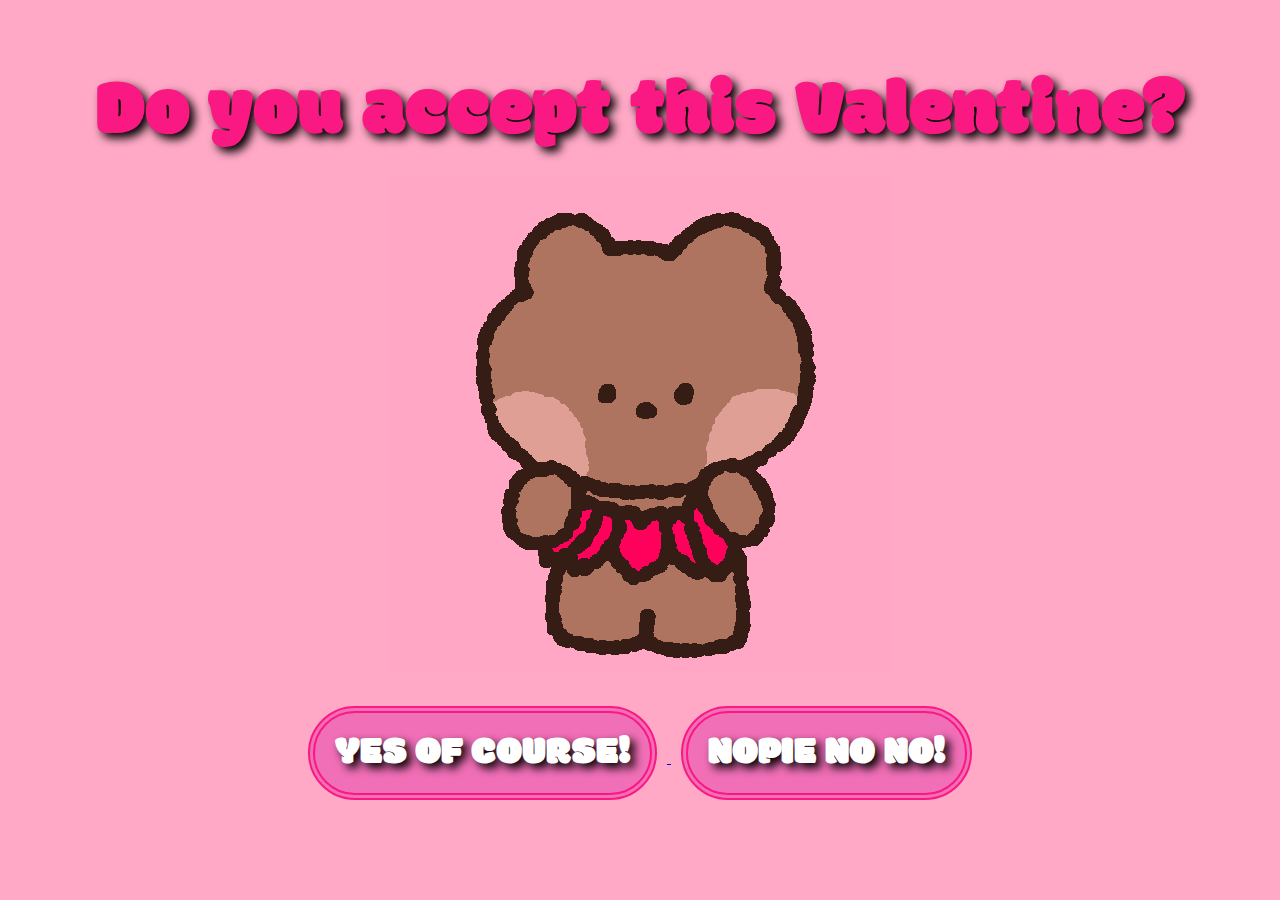
<file: index.html>
<!DOCTYPE html>
<html>
    <head>
        <link rel="icon" type="image/jpg" href="images/heart.png">
        <title>CHOOSE WISELY</title>
        <link rel="stylesheet" href="index.css">
        <link rel="preconnect" href="https://fonts.googleapis.com">
        <link rel="preconnect" href="https://fonts.gstatic.com" crossorigin>
        <link href="https://fonts.googleapis.com/css2?family=Mansalva&family=Modak&family=Rammetto+One&display=swap" 
            rel="stylesheet">
    </head>
    <body>
        <br>
        <h1>Do you accept this Valentine?</h1>
        <img src="images/gif4.gif">
        <br><br>
        <a href="content.html">
            <button>
                YES OF COURSE!
            </button>
        </a>
        <a href="too_bad.html">
            <button>
                NOPIE NO NO!
            </button>
        </a>
    </body>
</html>
</file>
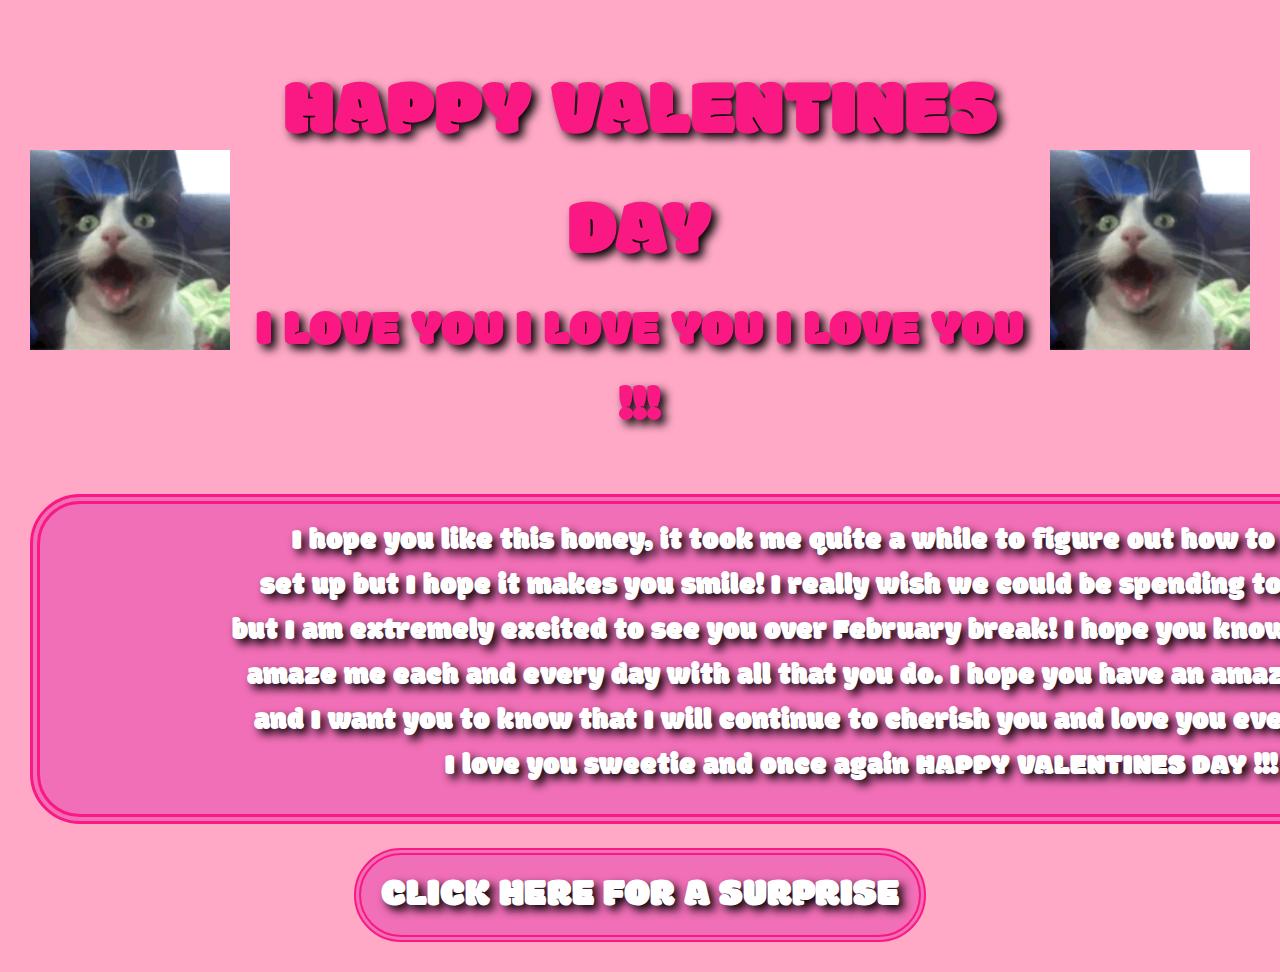
<file: content.html>
<!DOCTYPE html>
<html>
    <head>
        <link rel="icon" type="image/jpg" href="images/heart.png">
        <title>VALENTINES DAY</title>
        <link rel="stylesheet" href="content.css">
        <link rel="preconnect" href="https://fonts.googleapis.com">
        <link rel="preconnect" href="https://fonts.gstatic.com" crossorigin>
        <link href="https://fonts.googleapis.com/css2?family=Mansalva&family=Modak&family=Rammetto+One&display=swap" 
            rel="stylesheet">
    </head>
    <body>
        <br>
        <div class="gif-container">
            <img src="images/funnycat.gif" height="200px">
            <div class="text-container">
                <h1>HAPPY VALENTINES DAY</h1>
                <h3>I LOVE YOU I LOVE YOU I LOVE YOU !!!</h3>
            </div>
            <img src="images/funnycat.gif" height="200px">
        </div>
        <br><br>
        <div class="box">
            <pre>
                I hope you like this honey, it took me quite a while to figure out how to get this all
                set up but I hope it makes you smile! I really wish we could be spending today together
                but I am extremely excited to see you over February break! I hope you know how much you
                amaze me each and every day with all that you do. I hope you have an amazing day today 
                and I want you to know that I will continue to cherish you and love you every single day,
                I love you sweetie and once again HAPPY VALENTINES DAY !!!
            </pre>
        </div>
        <br>
        <a href="page.html">
            <button>
                CLICK HERE FOR A SURPRISE
            </button>
        </a>
    </body>
</html>
</file>
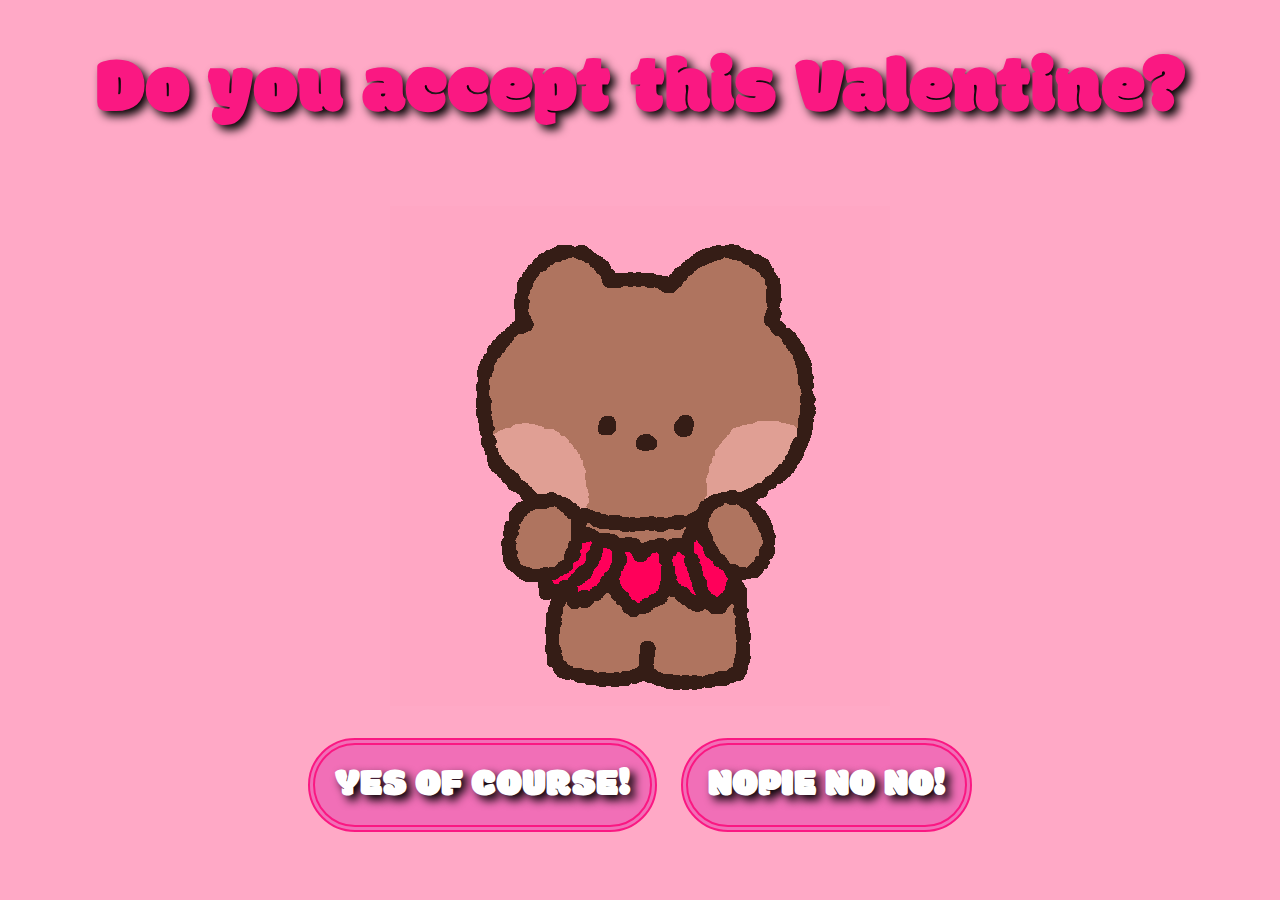
<file: cover.html>
<!DOCTYPE html>
<html>
    <head>
        <link rel="icon" type="image/jpg" href="images/heart.png">
        <title>CHOOSE WISELY</title>
        <link rel="stylesheet" href="cover.css">
        <link rel="preconnect" href="https://fonts.googleapis.com">
        <link rel="preconnect" href="https://fonts.gstatic.com" crossorigin>
        <link href="https://fonts.googleapis.com/css2?family=Mansalva&family=Modak&family=Rammetto+One&display=swap" 
            rel="stylesheet">
    </head>
    <body>
        <br>
        <h1>Do you accept this Valentine?</h1>
        <img src="images/gif4.gif">
        <br><br>
        <a href="index.html">
            <button>
                YES OF COURSE!
            </button>
        </a>
        <a href="too_bad.html">
            <button>
                NOPIE NO NO!
            </button>
        </a>
    </body>
</html>
</file>
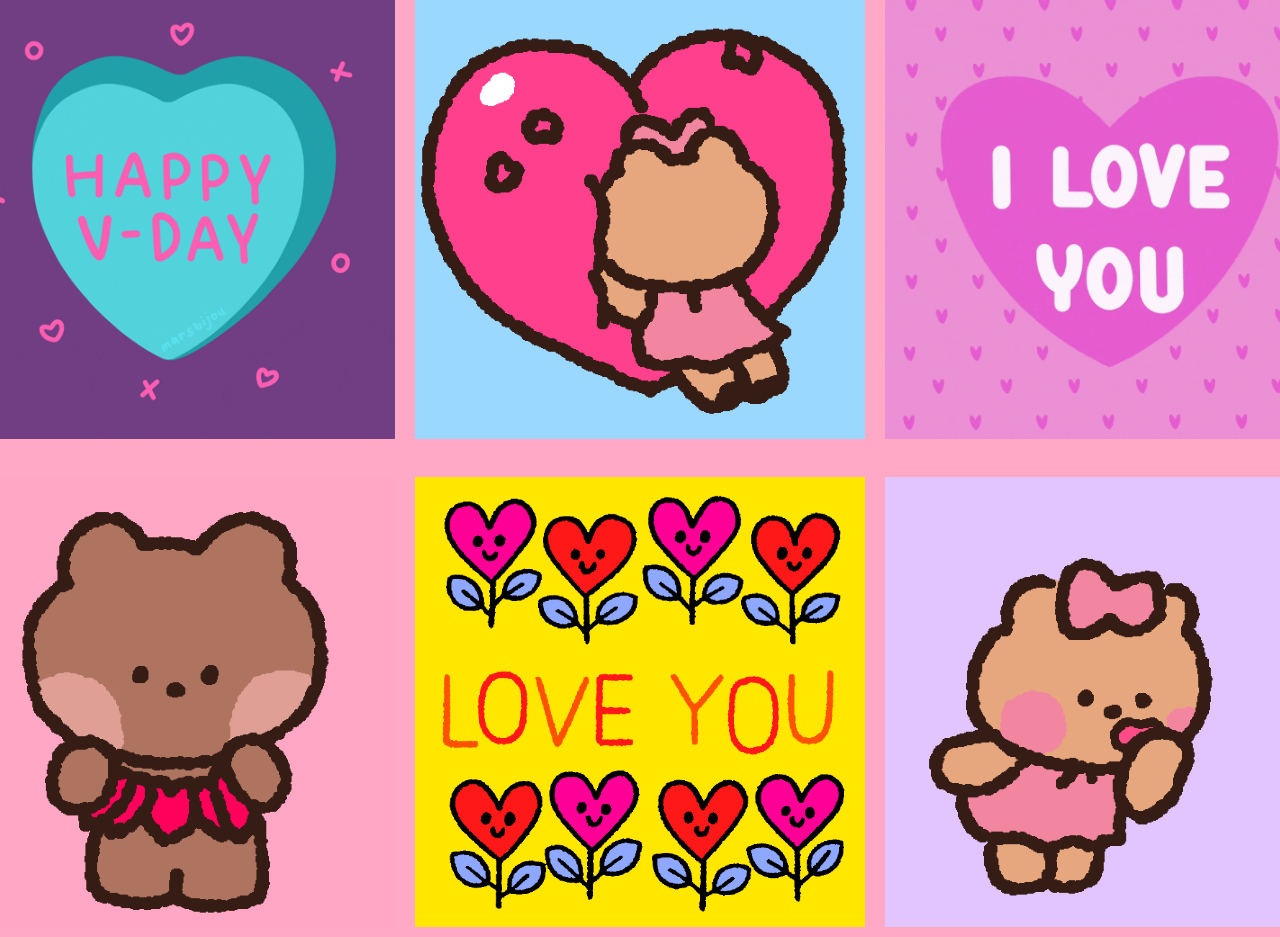
<file: page.html>
<!DOCTYPE html>
<html>
    <head>
        <link rel="icon" type="image/jpg" href="images/heart.png">
        <title>I LOVE YOU</title>
        <link rel="stylesheet" href="page.css">
    </head>
    <body>
        <div class="gif-container">
            <div class="row">
                <img src="images/gif1.gif"
                width="450px">
                <img src="images/gif2.gif"
                width="450px">
                <img src="images/gif3.gif"
                width="450px">
            </div>
            <br>
            <div class="row">
                <img src="images/gif4.gif"
                width="450px" height="450px">
                <img src="images/gif5.gif"
                width="450px" height="450px">
                <img src="images/gif6.gif"
                width="450px" height="450px">
            </div>
        </div>
    </body>
</html>
</file>
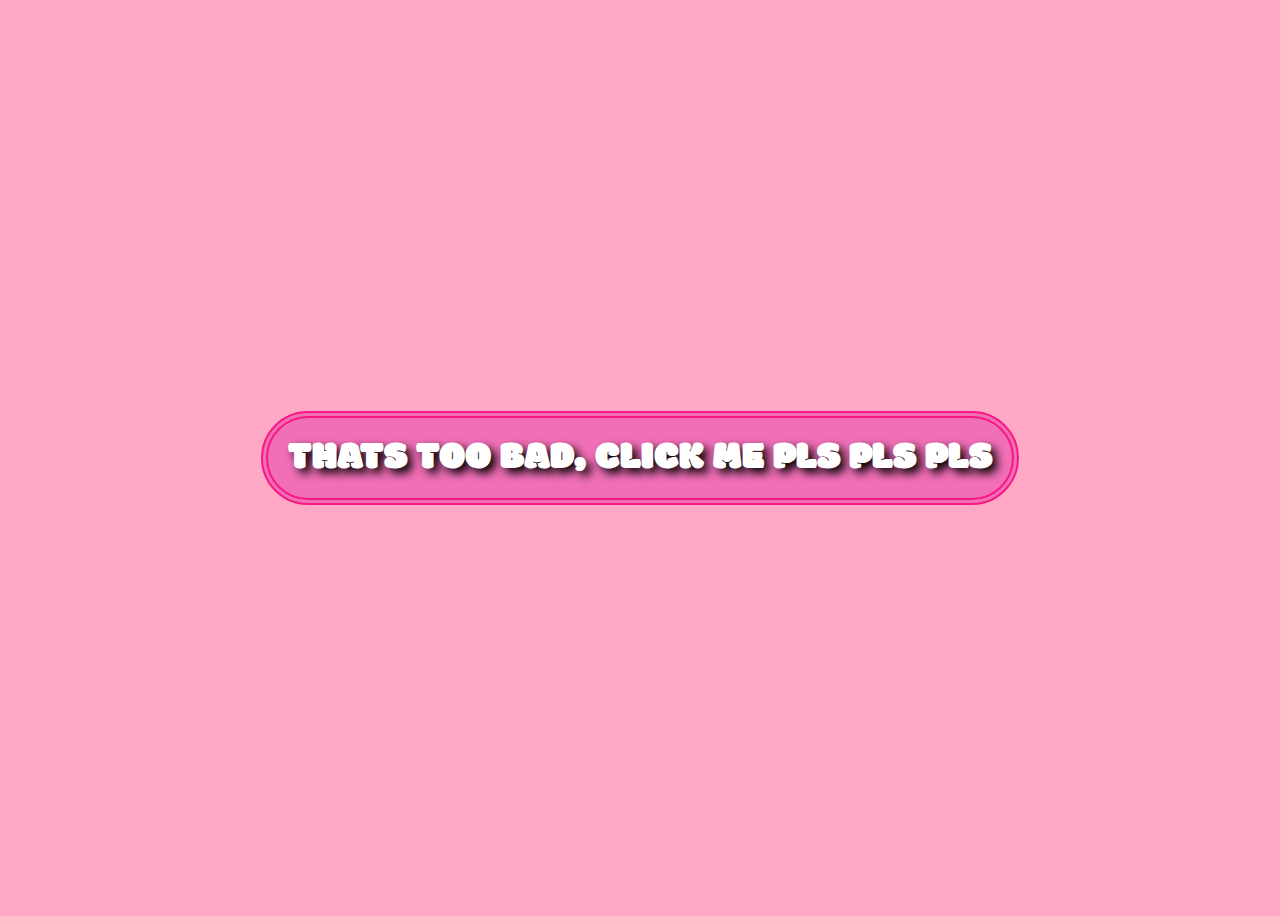
<file: too_bad.html>
<!DOCTYPE html>
<html>
    <head>
        <link rel="icon" type="image/jpg" href="images/heart.png">
        <title>TOO BAD</title>
        <link rel="stylesheet" href="too_bad.css">
        <link rel="preconnect" href="https://fonts.googleapis.com">
        <link rel="preconnect" href="https://fonts.gstatic.com" crossorigin>
        <link href="https://fonts.googleapis.com/css2?family=Mansalva&family=Modak&family=Rammetto+One&display=swap" 
            rel="stylesheet">
    </head>
    <body>
        <div class="button-container">
            <a href="content.html">
                <button>
                    THATS TOO BAD, CLICK ME PLS PLS PLS
                </button>
            </a>
        </div>
    </body>
</html>
</file>
<file: index.css>
body {
    font-family: "Modak", system-ui;
    text-align: center;
    background-color: rgb(255, 169, 198);
    margin: 30px;
}

h1 {
    margin: auto;
    font-weight: lighter;
    font-size: 80px;

    color: rgb(250, 24, 130);
    text-shadow: 5px 5px 10px black;
}

h3 {
    margin-top: auto;
    font-weight: lighter;
    font-size: 50px;

    color: rgb(250, 24, 130);
    text-shadow: 5px 5px 10px black;
}

.gif-container {
    display: flex;
    align-items: center;
    justify-content: space-around; /* Distribute items evenly with space around */
}

.gif-container img {
    max-width: 200px; 
}

.text-container {
    text-align: center; /* Center the text horizontally */
}

.text-container h1, .text-container h3 {
    margin: 0; 
}

.box {
    width: 1500px; 
    margin: 0 auto;
    text-align: center;
    height: 280px;

    background-color: rgb(241, 111, 183);
    border: 10px double rgb(250, 24, 130);
    border-radius: 50px;
    padding: 15px;
}

pre {
    margin: auto;
    font-family: "Modak", system-ui;
    font-weight: lighter;
    font-size: 30px;

    color: white;
    text-shadow: 5px 5px 10px black;
}

button {
    font-family: "Modak", system-ui;
    font-size: 40px;
    font-weight: lighter;

    background-color: rgb(241, 111, 183); 
    color: white; 
    text-shadow: 5px 5px 10px black;

    margin: 0 10px;
    padding: 10px 20px;

    border: 7px double rgb(250, 24, 130);
    border-radius: 50px;
}
</file>
<file: content.css>
body {
    font-family: "Modak", system-ui;
    text-align: center;
    background-color: rgb(255, 169, 198);
    margin: 30px;
}

h1 {
    margin: auto;
    font-weight: lighter;
    font-size: 80px;

    color: rgb(250, 24, 130);
    text-shadow: 5px 5px 10px black;
}

h3 {
    margin-top: auto;
    font-weight: lighter;
    font-size: 50px;

    color: rgb(250, 24, 130);
    text-shadow: 5px 5px 10px black;
}

.gif-container {
    display: flex;
    align-items: center;
    justify-content: space-around; /* Distribute items evenly with space around */
}

.gif-container img {
    max-width: 200px; 
}

.text-container {
    text-align: center; /* Center the text horizontally */
}

.text-container h1, .text-container h3 {
    margin: 0; 
}

.box {
    width: 1500px; 
    margin: 0 auto;
    text-align: center;
    height: 280px;

    background-color: rgb(241, 111, 183);
    border: 10px double rgb(250, 24, 130);
    border-radius: 50px;
    padding: 15px;
}

pre {
    margin: auto;
    font-family: "Modak", system-ui;
    font-weight: lighter;
    font-size: 30px;

    color: white;
    text-shadow: 5px 5px 10px black;
}

button {
    font-family: "Modak", system-ui;
    font-size: 40px;
    font-weight: lighter;

    background-color: rgb(241, 111, 183); 
    color: white; 
    text-shadow: 5px 5px 10px black;

    margin: 0 10px;
    padding: 10px 20px;

    border: 7px double rgb(250, 24, 130);
    border-radius: 50px;
}
</file>
<file: cover.css>
body {
    font-family: "Modak", system-ui;
    text-align: center;
    background-color: rgb(255, 169, 198);
}

h1 {
    margin-top: auto;
    font-weight: lighter;
    font-size: 80px;

    color: rgb(250, 24, 130);
    text-shadow: 5px 5px 10px black;
}

a {
    text-decoration: none; /* Remove underline */
    color: inherit; /* Inherit text color */
}

button {
    font-family: "Modak", system-ui;
    font-size: 40px;
    font-weight: lighter;

    background-color: rgb(241, 111, 183); 
    color: white; 
    text-shadow: 5px 5px 10px black;

    margin: 0 10px;
    padding: 10px 20px;

    border: 7px double rgb(250, 24, 130);
    border-radius: 50px;
}
</file>
<file: page.css>
body {
    background-color: rgb(255, 169, 198);
}

.gif-container {
    display: flex;
    flex-direction: column; /* Align children in columns */
    align-items: center; /* Center items horizontally */
    justify-content: center; /* Center items vertically */
    height: 100vh; /* Make the container fill the entire viewport height */
}

.row {
    display: flex;
}

.row img {
    max-width: 500px; /* Adjust as needed */
    margin: 10px; /* Add spacing between GIFs */
}
</file>
<file: too_bad.css>
body {
    font-family: "Modak", system-ui;
    text-align: center;
    background-color: rgb(255, 169, 198);
}

h1 {
    margin-top: auto;
    font-weight: lighter;
    font-size: 80px;

    color: rgb(250, 24, 130);
    text-shadow: 5px 5px 10px black;
}

.button-container {
    display: flex;
    justify-content: center; /* Center the button horizontally */
    align-items: center; /* Center the button vertically */
    height: 100vh; /* Set the container to fill the entire viewport height */
}

button {
    font-family: "Modak", system-ui;
    font-size: 40px;
    font-weight: lighter;

    background-color: rgb(241, 111, 183); 
    color: white; 
    text-shadow: 5px 5px 10px black;

    margin: 0 10px;
    padding: 10px 20px;

    border: 7px double rgb(250, 24, 130);
    border-radius: 50px;
}
</file>
